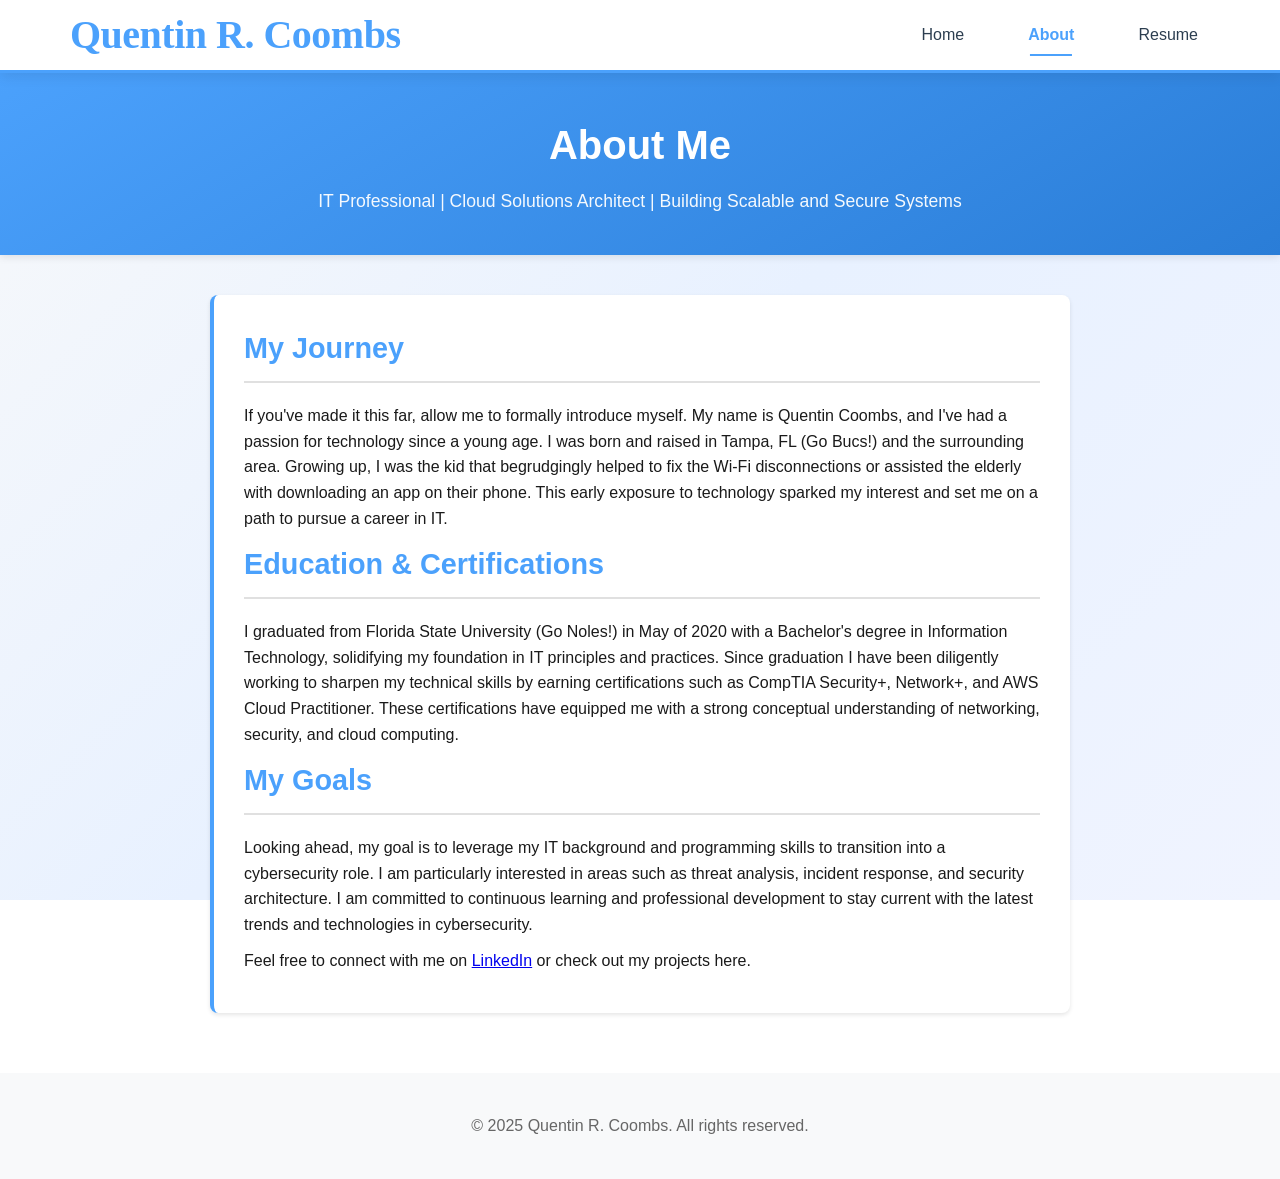
<file: aboutMe.html>
<!DOCTYPE html>
<html>
<head>
    <title>About Me</title>
    <meta name="viewport" content="width=device-width, initial-scale=1.0">
    <link rel="preconnect" href="https://fonts.googleapis.com">
    <link rel="preconnect" href="https://fonts.gstatic.com" crossorigin>
    <link href="https://fonts.googleapis.com/css2?family=Great+Vibes&family=Poppins:wght@100;200;300;400;500;600;700;800;900&display=swap" rel="stylesheet">
    <link rel="stylesheet" href="Resume/styles.css">

</head>
<body>
    <!-- Navigation bar -->
    <nav class="navbar">
        <div class="navbar-container">
            <a href="index.html" class="navbar-brand">Quentin R. Coombs</a>
            <ul class="navbar-links">
                <li><a href="index.html">Home</a></li>
                <li><a href="aboutMe.html" class="active">About</a></li>
                <li><a href="Resume/resume.html">Resume</a></li>
            </ul>
        </div>
    </nav>

    <header>
        <h1>About Me</h1>
        <p>IT Professional | Cloud Solutions Architect | Building Scalable and Secure Systems</p>
    </header>

    <main>
        <section>
            <h2>My Journey</h2>
            <p>If you've made it this far, allow me to formally introduce myself. My name is Quentin Coombs, and I've had a passion for technology since a young age. I was born and raised in Tampa, FL (Go Bucs!) and the surrounding area. Growing up, I was the kid that begrudgingly helped to fix the Wi-Fi disconnections or assisted the elderly with downloading an app on their phone. This early exposure to technology sparked my interest and set me on a path to pursue a career in IT.</p>

            <h2>Education & Certifications</h2>
            <p>I graduated from Florida State University (Go Noles!) in May of 2020 with a Bachelor's degree in Information Technology, solidifying my foundation in IT principles and practices. Since graduation I have been diligently working to sharpen my technical skills by earning certifications such as CompTIA Security+, Network+, and AWS Cloud Practitioner. These certifications have equipped me with a strong conceptual understanding of networking, security, and cloud computing.</p>

            <h2>My Goals</h2>
            <p>Looking ahead, my goal is to leverage my IT background and programming skills to transition into a cybersecurity role. I am particularly interested in areas such as threat analysis, incident response, and security architecture. I am committed to continuous learning and professional development to stay current with the latest trends and technologies in cybersecurity.</p>

            <p>Feel free to connect with me on <a href="https://www.linkedin.com/in/quentinrcoombs/" target="_blank">LinkedIn</a> or check out my projects here.</p>
        </section>
    </main>

    <footer style="text-align: center; padding: 40px 20px; color: #666; background: #f8f9fa; margin-top: 60px;">
        <p>© 2025 Quentin R. Coombs. All rights reserved.</p>
    </footer>
</body>
</html>
</file>
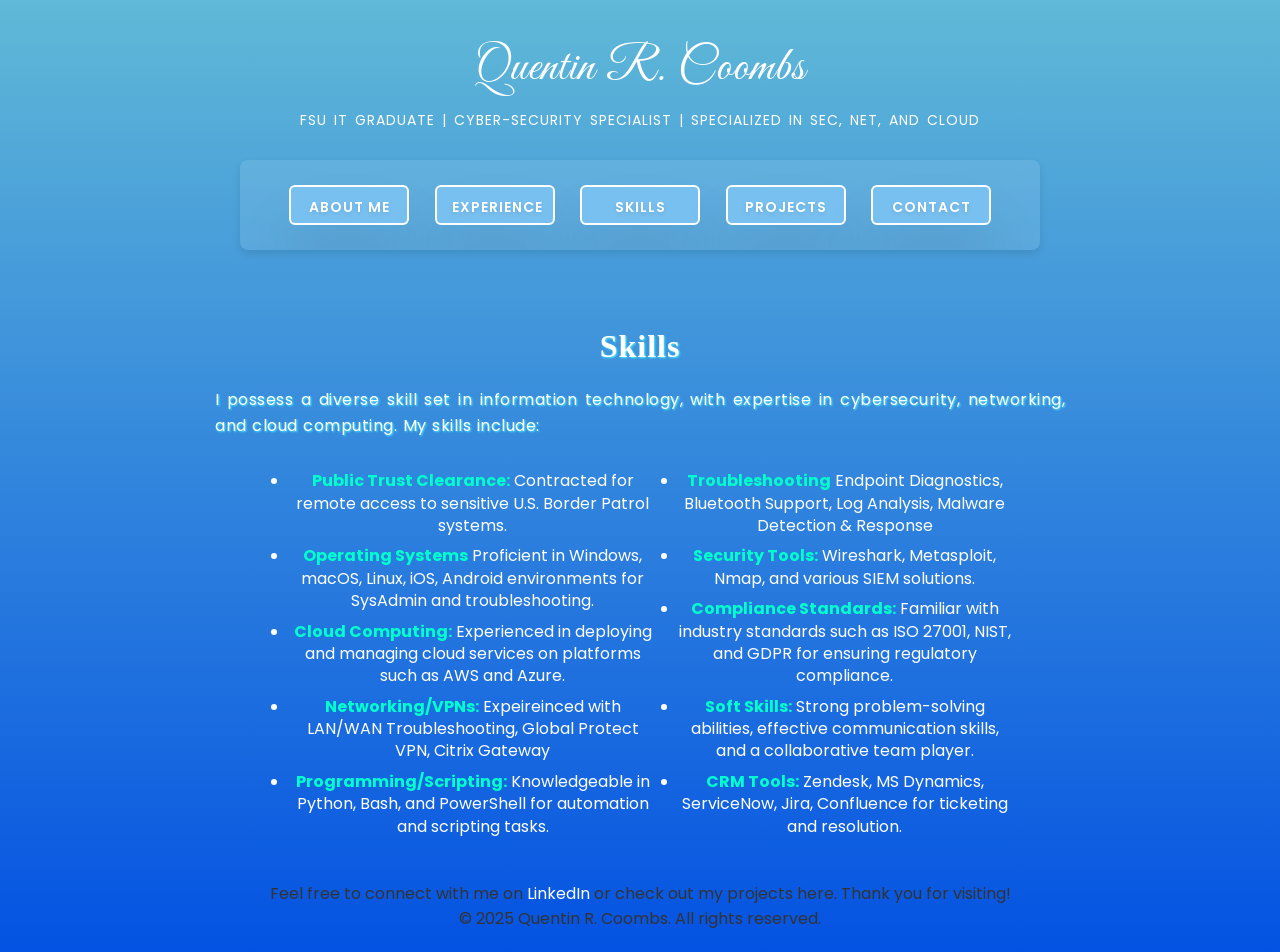
<file: skills.html>
<!DOCTYPE html>

<html>

<head>
    <title>My Skills Page</title>
    <link rel="preconnect" href="https://fonts.googleapis.com">
    <link rel="preconnect" href="https://fonts.gstatic.com" crossorigin>
    <link href="https://fonts.googleapis.com/css2?family=Great+Vibes&display=swap" rel="stylesheet">
    <meta name="viewport" content="width=device-width, initial-scale=1.0">

    <link rel="preconnect" href="https://fonts.googleapis.com">
    <link rel="preconnect" href="https://fonts.gstatic.com" crossorigin>
    <link href="https://fonts.googleapis.com/css2?family=Great+Vibes&family=Poppins:ital,wght@0,100;0,200;0,300;0,400;0,500;0,600;0,700;0,800;0,900;1,100;1,200;1,300;1,400;1,500;1,600;1,700;1,800;1,900&display=swap" rel="stylesheet">

    <link rel="preconnect" href="https://fonts.googleapis.com">
    <link rel="preconnect" href="https://fonts.gstatic.com" crossorigin>
    <link href="https://fonts.googleapis.com/css2?family=Story+Script&display=swap" rel="stylesheet">

    
    <style>
        button {
            background-color: #78c0f0; /* White background */
            border: rgb(255, 255, 255) 2px solid; /* Black border */
            color: #ffffff; /* Blue text */
            padding: 10px 15px 10px; /* Some padding */
            cursor: pointer; /* Pointer/hand icon on hover */
            font-size: 20px; /* Increase font size */
            margin: 5px 0px 3px 10px; /* Some margin */
            border-radius: 6px; /* Rounded corners */
            transition: background-color 0.6s, color 0.6s; /* Smooth transition for hover effects */
            font-family: 'Poppins', sans-serif; /* Poppins font */
            font-weight: 550; /* Medium weight */
            box-shadow: 0 40px 60px rgba(0, 0, 0, 0.1); /* Subtle shadow */
            text-shadow: 0 2px 4px rgba(0, 0, 0, 0.1); /* Subtle text shadow */
            letter-spacing: 0.5px; /* Slightly increased letter spacing */
            text-transform: uppercase; /* Uppercase text */
            width: 120px; /* Fixed width for uniformity */
            height: 40px; /* Fixed height for uniformity */
            display: inline-block; /* Align buttons horizontally */
            text-align: center; /* Center text */
            line-height: 20px; /* Adjust line height for better vertical alignment */
            box-sizing: border-box; /* Include padding and border in element's total width and height */
            font-size: 14px; /* Slightly smaller font size for better fit */
            font-weight: 600; /* Semi-bold weight */
            letter-spacing: 1px; /* Increased letter spacing for better readability */
            text-transform: uppercase; /* Uppercase text for a modern look */
            transition: all 0.3s ease; /* Smooth transition for all properties */
            user-select: none; /* Prevent text selection on click */
            outline: none; /* Remove default outline */
            vertical-align: middle; /* Align buttons vertically in the middle */
            white-space: nowrap; /* Prevent text from wrapping */
            margin: 10px; /* Margin around buttons */

            
        }

        button:hover {
            background-color: #4ba1fc; /* Blue background on hover */
            color: #ffffff; /* White text on hover */
            box-shadow: 0 6px 8px rgba(0, 0, 0, 0.15); /* Enhanced shadow on hover */
        }
        button:active {
            background-color: #0485e2; /* Darker blue background on click */
            color: #ffffff; /* White text on click */
            box-shadow: 0 2px 4px rgba(0, 0, 0, 0.1); /* Reduced shadow on click */
            transform: translateY(2px); /* Slightly move button down on click */
        }
        button:focus {
            outline: none; /* Remove default outline on focus */
            box-shadow: 0 0 0 3px rgba(0, 123, 255, 0.5); /* Custom focus outline */
        }
        button:disabled {
            background-color: #cccccc; /* Grey background for disabled button */
            color: #666666; /* Dark grey text for disabled button */
            cursor: not-allowed; /* Not-allowed cursor for disabled button */
            box-shadow: none; /* Remove shadow for disabled button */
        }
        button:disabled:hover {
            background-color: #cccccc; /* Maintain grey background on hover */
            color: #666666; /* Maintain dark grey text on hover */
            box-shadow: none; /* No shadow on hover */
        }
        button:disabled:active {
            background-color: #cccccc; /* Maintain grey background on click */
            color: #666666; /* Maintain dark grey text on click */
            box-shadow: none; /* No shadow on click */
            transform: none; /* No movement on click */
        }
        button:disabled:focus {
            outline: none; /* Remove default outline on focus */
            box-shadow: none; /* No focus outline */
        }
        button:visited {
            color: #ffffff; /* Maintain white text for visited buttons */
        }
        button::after {
            content: ''; /* Empty content for pseudo-element */
            display: block; /* Block display for better layout control */
            width: 0; /* Initial width */
            height: 1px; /* Height of the underline */
            background-color: #ffffff; /* White underline color */
            transition: width 0.3s ease; /* Smooth width transition */
            margin-top: 0px; /* Margin above the underline */
            margin-left: auto; /* Center underline horizontally */
            margin-right: auto; /* Center underline horizontally */
            box-sizing: border-box; /* Include padding and border in element's total width and height */
            text-align: center; /* Center align text */
        }
        button:hover::after {
            width: 100%; /* Full width underline on hover */
            transition: width 0.3s ease; /* Smooth width transition */
            cursor: pointer; /* Pointer cursor on hover */
        }
        button:active::after {
            width: 100%; /* Full width underline on click */
            transition: width 0.3s ease; /* Smooth width transition */
        }
        button:focus::after {
            width: 100%; /* Full width underline on focus */
            transition: width 0.3s ease; /* Smooth width transition */
        }        
        p {
            font-family: 'Poppins', sans-serif; /* Poppins font for paragraphs */
            font-size: 16px; /* Standard font size for paragraphs */
            color: #ffffff; /* White text color */
            margin: 10px 0; /* Margin around paragraphs */
            font-weight: 400; /* Normal weight for paragraphs */
            text-align: center; /* Center align text */
            text-shadow: #4aecfe 1px 1px 2px; /* Subtle text shadow for better visibility */
            text-transform: none; /* Normal text transformation */
            letter-spacing: 0.5px; /* Slightly increased letter spacing */
            word-spacing: 1px; /* Slightly increased word spacing */
            line-height: 1.6; /* Improved line height for readability */
            max-width: 870px; /* Limit maximum width for better readability */
            margin-left: auto; /* Center paragraph horizontally */
            margin-right: auto; /* Center paragraph horizontally */
            padding: 0 10px; /* Padding inside the paragraph */
            box-sizing: border-box; /* Include padding in element's total width and height */
            user-select: none; /* Prevent text selection */
            -webkit-font-smoothing: antialiased; /* Improve font rendering */
            -moz-osx-font-smoothing: grayscale; /* Improve font rendering on macOS */
        }
        h3 {
            font-family: 'Poppins', sans-serif; /* Poppins font for h3 */
            font-size: 20px; /* Larger font size for h3 */
            color: #ffffff; /* White text color */
            margin: 15px 0; /* Margin around h3 */
            font-weight: 600; /* Semi-bold weight for h3 */
            text-align: center; /* Center align text */
            letter-spacing: 1px; /* Slightly increased letter spacing */
            word-spacing: 2px; /* Slightly increased word spacing */
        }
        h2 {
            font-family: 'Poppins', sans-serif; /* Poppins font for h2 */
            font-size: 14px; /* Slightly smaller font size for h2 */
            color: #ffffff; /* White text color */
            margin: 5px 0 15px 0; /* Margin around h2 */
            font-weight: 400; /* Normal weight for h2 */
            text-align: center; /* Center align text */
            letter-spacing: 1px; /* Slightly increased letter spacing */
            word-spacing: 2px; /* Slightly increased word spacing */
            line-height: 1.4; /* Improved line height for readability */
            text-transform: uppercase; /* Uppercase text for a modern look */
            user-select: none; /* Prevent text selection */
            padding-top: 3px; /* Padding inside the h2 */
            -webkit-font-smoothing: antialiased; /* Improve font rendering */
            -moz-osx-font-smoothing: grayscale; /* Improve font rendering on macOS */
        }
        h1 {
            font-family: 'Great Vibes', cursive; /* Great Vibes font for h1 */
            font-size: 48px; /* Large font size for h1 */
            color: #ffffff; /* White text color */
            margin: 20px 0 10px 0; /* Margin around h1 */
            font-weight: 400; /* Normal weight for h1 */
            text-align: center; /* Center align text */
            letter-spacing: 1px; /* Slightly increased letter spacing */
            word-spacing: 2px; /* Slightly increased word spacing */
            line-height: 1.2; /* Improved line height for readability */
            text-transform: none; /* Normal text transformation */
            user-select: none; /* Prevent text selection */
            -webkit-font-smoothing: antialiased; /* Improve font rendering */
            -moz-osx-font-smoothing: grayscale; /* Improve font rendering on macOS */
        }
        center {
            text-align: center; /* Center align text */
            display: block; /* Block display for better layout control */
        }
        a {
            color: #ffffff; /* White link color */
            text-decoration: none; /* Remove underline from links */
        }
        a:hover {
            text-decoration: underline; /* Underline on hover */
        }
        div {
            margin: 20px 0; /* Margin around divs */
            text-align: center; /* Center align text in divs */
            display:block; /* Inline block for better layout control */
            width: 100%; /* Full width */
            box-sizing: border-box; /* Include padding and border in element's total width and height */
            padding: 10px 0; /* Padding inside the div */
            background-color: rgba(255, 255, 255, 0.1); /* Semi-transparent background for better visibility */
            border-radius: 8px; /* Rounded corners for divs */
            box-shadow: 0 4px 8px rgba(0, 0, 0, 0.1); /* Subtle shadow for depth */
            max-width: 800px; /* Limit maximum width for better readability */
            margin-left: auto; /* Center div horizontally */
            margin-right: auto; /* Center div horizontally */
            font-family: 'Poppins', sans-serif; /* Poppins font for divs */
            font-weight: 500; /* Medium weight for divs */
            letter-spacing: 0.5px; /* Slightly increased letter spacing */
            word-spacing: 1px; /* Slightly increased word spacing */
            text-transform: none; /* Normal text transformation */
            line-height: 1.4; /* Improved line height for readability */
            overflow: hidden; /* Prevent overflow */
            white-space: nowrap; /* Prevent text wrapping */
            margin-top: 30px;
            margin-bottom: 30px;
            padding: 15px 20px; /* Padding inside the div */
            user-select: none; /* Prevent text selection */
            -webkit-font-smoothing: antialiased; /* Improve font rendering */
            -moz-osx-font-smoothing: grayscale; /* Improve font rendering on macOS */
            transition: background-color 0.3s ease; /* Smooth background color transition on hover */
        }
        div:hover {
            background-color: rgba(255, 255, 255, 0.2); /* Slightly darker background on hover */
            box-shadow: 0 6px 12px rgba(0, 0, 0, 0.15); /* Enhanced shadow on hover */
            cursor: pointer; /* Pointer cursor on hover */
            transform: translateY(-4px); /* Slightly move div up on hover */
            transition: all 0.3s ease; /* Smooth transition for all properties */
        }
        div:active {
            background-color: rgba(255, 255, 255, 0.3); /* Even darker background on click */
            box-shadow: 0 4px 8px rgba(0, 0, 0, 0.1); /* Reduced shadow on click */
            transform: translateY(3px); /* Slightly move div down on click */
        }
        div:focus {
            outline: none; /* Remove default outline on focus */
            box-shadow: 0 0 0 3px rgba(0, 123, 255, 0.5); /* Custom focus outline */
        }

        body {
            background-color: #f0f0f0; /* Light grey background */
            padding: 20px; /* Padding around body content */
            box-sizing: border-box; /* Include padding in element's total width and height */
            min-height: 100vh; /* Ensure body takes full viewport height */
            margin: 0; /* Remove default margin */
            font-family: 'Poppins', sans-serif; /* Poppins font for body */
            color: #333333; /* Dark grey text color */
            line-height: 1.6; /* Improved line height for readability */
            background: linear-gradient(to top, #0452e2, #60b9d7); /* Gradient background */
            overflow-x: hidden; /* Prevent horizontal scroll */
            overflow-y: auto; /* Enable vertical scroll if needed */
            scroll-behavior: smooth; /* Smooth scrolling */
            -webkit-font-smoothing: antialiased; /* Improve font rendering */
            -moz-osx-font-smoothing: grayscale; /* Improve font rendering on macOS */
        }
        img {
            max-width: 100%; /* Responsive image */
            height: auto; /* Maintain aspect ratio */
            border-radius: 8px; /* Rounded corners for images */
            margin: 10px 0; /* Margin around images */
            display: block; /* Block display for better layout control */
            margin-left: auto; /* Center image horizontally */
            margin-right: auto; /* Center image horizontally */
            width: 200px; /* Fixed width */
            height: 200px; /* Fixed height */
            object-fit: cover; /* Cover the area without distortion */
            margin-top: 40px; /* Margin above image */
            margin-bottom: 20px; /* Margin below image */
        }
        div2 {
            padding: 20px; /* Padding inside the div */
            margin: 20px auto; /* Margin around the div and center it */
            max-width: 600px; /* Maximum width for better readability */
            text-align: center; /* Center align text */
            font-family: 'Poppins', sans-serif; /* Poppins font */
        }
        h3 {
            font-size: 32px; /* Larger font size for h3 */
            font-family: 'kalam', cursive; /* Kalam font for h3 */
            font-weight: 600; /* Semi-bold weight for h3 */
            margin-bottom: 15px; /* Margin below h3 */
            color: #ffffff; /* White text color */
            text-shadow: #4aecfe 1px 1px 2px; /* Subtle text shadow for better visibility */

        }
        P {
            font-size: 16px; /* Standard font size for paragraphs */
            line-height: 1.6; /* Improved line height for readability */
            color: #ffffff; /* White text color */
            margin-bottom: 15px; /* Margin below paragraphs */
            text-align: justify; /* Justify text for better alignment */
            text-justify: inter-word; /* Justify text for better alignment */
    }
        :root{
            --accent-1: #4aeafe;
            --accent-2: #0452e2;
            --glass: rgba(255,255,255,0.08);
            --card-glow: rgba(74,234,254,0.12);
        }
       li {
            font-family: 'Poppins', sans-serif; /* Poppins font for list items */
            font-size: 16px; /* Standard font size for list items */
            color: #ffffff; /* White text color */
            margin: 8px 0; /* Margin around list items */
            line-height: 1.4; /* Improved line height for readability */
        }
        table {
            width: 60%; /* Full width table */
            border-collapse: collapse; /* Collapse borders for cleaner look */
            margin: 15px auto 0; /* Center the table and set top margin */
        }
        li strong {
            color: #00ffcc; /* Yellow color for strong text */
        }
        ul {
            list-style-type: disc; /* Disc style for unordered lists */
            padding-left: 20px; /* Padding for better readability */
        }

        
    </style>
</head>

<body>
    <!-- This is a comment, used to describe basic code-->
    
    <h1>Quentin R. Coombs</h1>
    <h2>FSU IT Graduate | Cyber-security Specialist | Specialized in Sec, Net, and Cloud</h2>
    
    <!-- Navigation Buttons -->
     <div>
    <button>About Me</button>
    <button>Experience</button> 
    <button>Skills</button>
    <button>Projects</button>
    <button>Contact</button>
    </div>
    <!-- End of Navigation Buttons -->
    <div2>
    <h3>Skills</h3>
    <p>I possess a diverse skill set in information technology, with expertise in cybersecurity, networking, and cloud computing. My skills include:</p>
    <table>
        <tr>
            <td>
                <ul>
                    <li><strong>Public Trust Clearance:</strong> Contracted for remote access to sensitive U.S. Border Patrol systems.</li>
                    <li><strong>Operating Systems</strong> Proficient in Windows, macOS, Linux, iOS, Android environments for SysAdmin and troubleshooting. </li>
                    <li><strong>Cloud Computing:</strong> Experienced in deploying and managing cloud services on platforms such as AWS and Azure.</li>
                    <li><strong>Networking/VPNs:</strong>  Expeireinced with LAN/WAN Troubleshooting, Global Protect VPN, Citrix Gateway </li>
                    <li><strong>Programming/Scripting:</strong> Knowledgeable in Python, Bash, and PowerShell for automation and scripting tasks.</li>
                </ul>
            </td>
            <td>
                <ul>
                    <li><strong>Troubleshooting</strong> Endpoint Diagnostics, Bluetooth Support, Log Analysis, Malware Detection & Response </li>
                    <li><strong>Security Tools:</strong> Wireshark, Metasploit, Nmap, and various SIEM solutions.</li>
                    <li><strong>Compliance Standards:</strong> Familiar with industry standards such as ISO 27001, NIST, and GDPR for ensuring regulatory compliance.</li>
                    <li><strong>Soft Skills:</strong> Strong problem-solving abilities, effective communication skills, and a collaborative team player.</li>
                    <li><strong>CRM Tools:</strong> Zendesk, MS Dynamics, ServiceNow, Jira, Confluence for ticketing and resolution. </li>
                </ul>
            </td>
        </tr>
    </table>
    
    </div2>
    <br>
    
    <center><p1>Feel free to connect with me on <a href="https://www.linkedin.com/in/quentinrcoombs/" target="_blank">LinkedIn</a> or check out
        my projects here.</p1>

 

    <p1>Thank you for visiting!</p1>
    
    <br>

        <p1>© 2025 Quentin R. Coombs. All rights reserved.</p1></center>
   
</body>
    
</html>
</file>
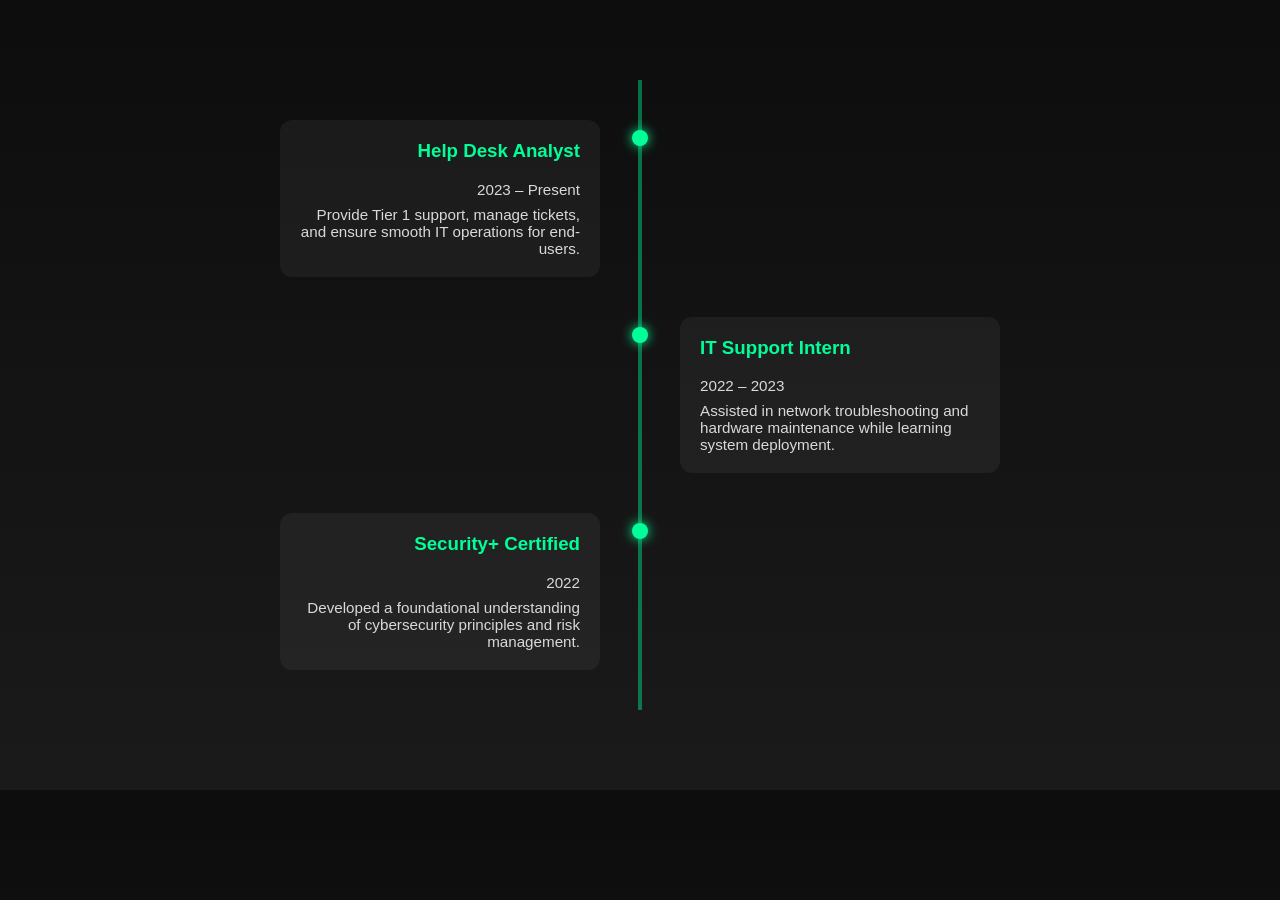
<file: timeline.html>
<!DOCTYPE html>
<html lang="en">
<head>
<meta charset="UTF-8">
<meta name="viewport" content="width=device-width, initial-scale=1.0">
<title>Professional Timeline</title>

<style>
  body {
    font-family: 'Poppins', sans-serif;
    background: linear-gradient(180deg, #0d0d0d, #1a1a1a);
    color: #f2f2f2;
    margin: 0;
    padding: 0;
  }

  .timeline {
    position: relative;
    max-width: 800px;
    margin: 80px auto;
    padding: 20px;
  }

  /* Vertical Line */
  .timeline::before {
    content: '';
    position: absolute;
    left: 50%;
    width: 4px;
    background: #00ff99;
    top: 0;
    bottom: 0;
    transform: translateX(-50%);
    opacity: 0.4;
  }

  .timeline-item {
    position: relative;
    width: 50%;
    padding: 20px 40px;
    box-sizing: border-box;
  }

  .timeline-item:nth-child(odd) {
    left: 0;
    text-align: right;
  }

  .timeline-item:nth-child(even) {
    left: 50%;
  }

  .timeline-dot {
    position: absolute;
    top: 30px;
    width: 16px;
    height: 16px;
    background: #00ff99;
    border-radius: 50%;
    z-index: 1;
    box-shadow: 0 0 12px #00ff99;
  }

  .timeline-item:nth-child(odd) .timeline-dot {
    right: -8px;
  }

  .timeline-item:nth-child(even) .timeline-dot {
    left: -8px;
  }

  .timeline-content {
    background: rgba(255, 255, 255, 0.05);
    padding: 20px;
    border-radius: 12px;
    transition: all 0.4s ease;
  }

  .timeline-content:hover {
    transform: translateY(-5px) scale(1.03);
    background: rgba(0, 255, 153, 0.1);
    box-shadow: 0 0 20px rgba(0, 255, 153, 0.3);
  }

  h3 {
    margin-top: 0;
    color: #00ff99;
  }

  p {
    margin: 8px 0 0;
    font-size: 0.95rem;
    color: #d9d9d9;
  }

  /* Scroll Animation */
  .timeline-item {
    opacity: 0;
    transform: translateY(40px);
    transition: all 0.8s ease-out;
  }

  .timeline-item.show {
    opacity: 1;
    transform: translateY(0);
  }

  @media screen and (max-width: 768px) {
    .timeline::before {
      left: 8px;
    }
    .timeline-item {
      width: 100%;
      padding-left: 30px;
      text-align: left;
    }
    .timeline-item:nth-child(odd),
    .timeline-item:nth-child(even) {
      left: 0;
    }
    .timeline-dot {
      left: 0;
    }
  }
</style>
</head>

<body>

  <div class="timeline">
    <div class="timeline-item">
      <div class="timeline-dot"></div>
      <div class="timeline-content">
        <h3>Help Desk Analyst</h3>
        <p>2023 – Present</p>
        <p>Provide Tier 1 support, manage tickets, and ensure smooth IT operations for end-users.</p>
      </div>
    </div>

    <div class="timeline-item">
      <div class="timeline-dot"></div>
      <div class="timeline-content">
        <h3>IT Support Intern</h3>
        <p>2022 – 2023</p>
        <p>Assisted in network troubleshooting and hardware maintenance while learning system deployment.</p>
      </div>
    </div>

    <div class="timeline-item">
      <div class="timeline-dot"></div>
      <div class="timeline-content">
        <h3>Security+ Certified</h3>
        <p>2022</p>
        <p>Developed a foundational understanding of cybersecurity principles and risk management.</p>
      </div>
    </div>
  </div>

<script>
  // Simple Scroll Animation using Intersection Observer
  const items = document.querySelectorAll('.timeline-item');
  const observer = new IntersectionObserver(entries => {
    entries.forEach(entry => {
      if (entry.isIntersecting) {
        entry.target.classList.add('show');
      }
    });
  });

  items.forEach(item => observer.observe(item));
</script>

</body>
</html>
</file>
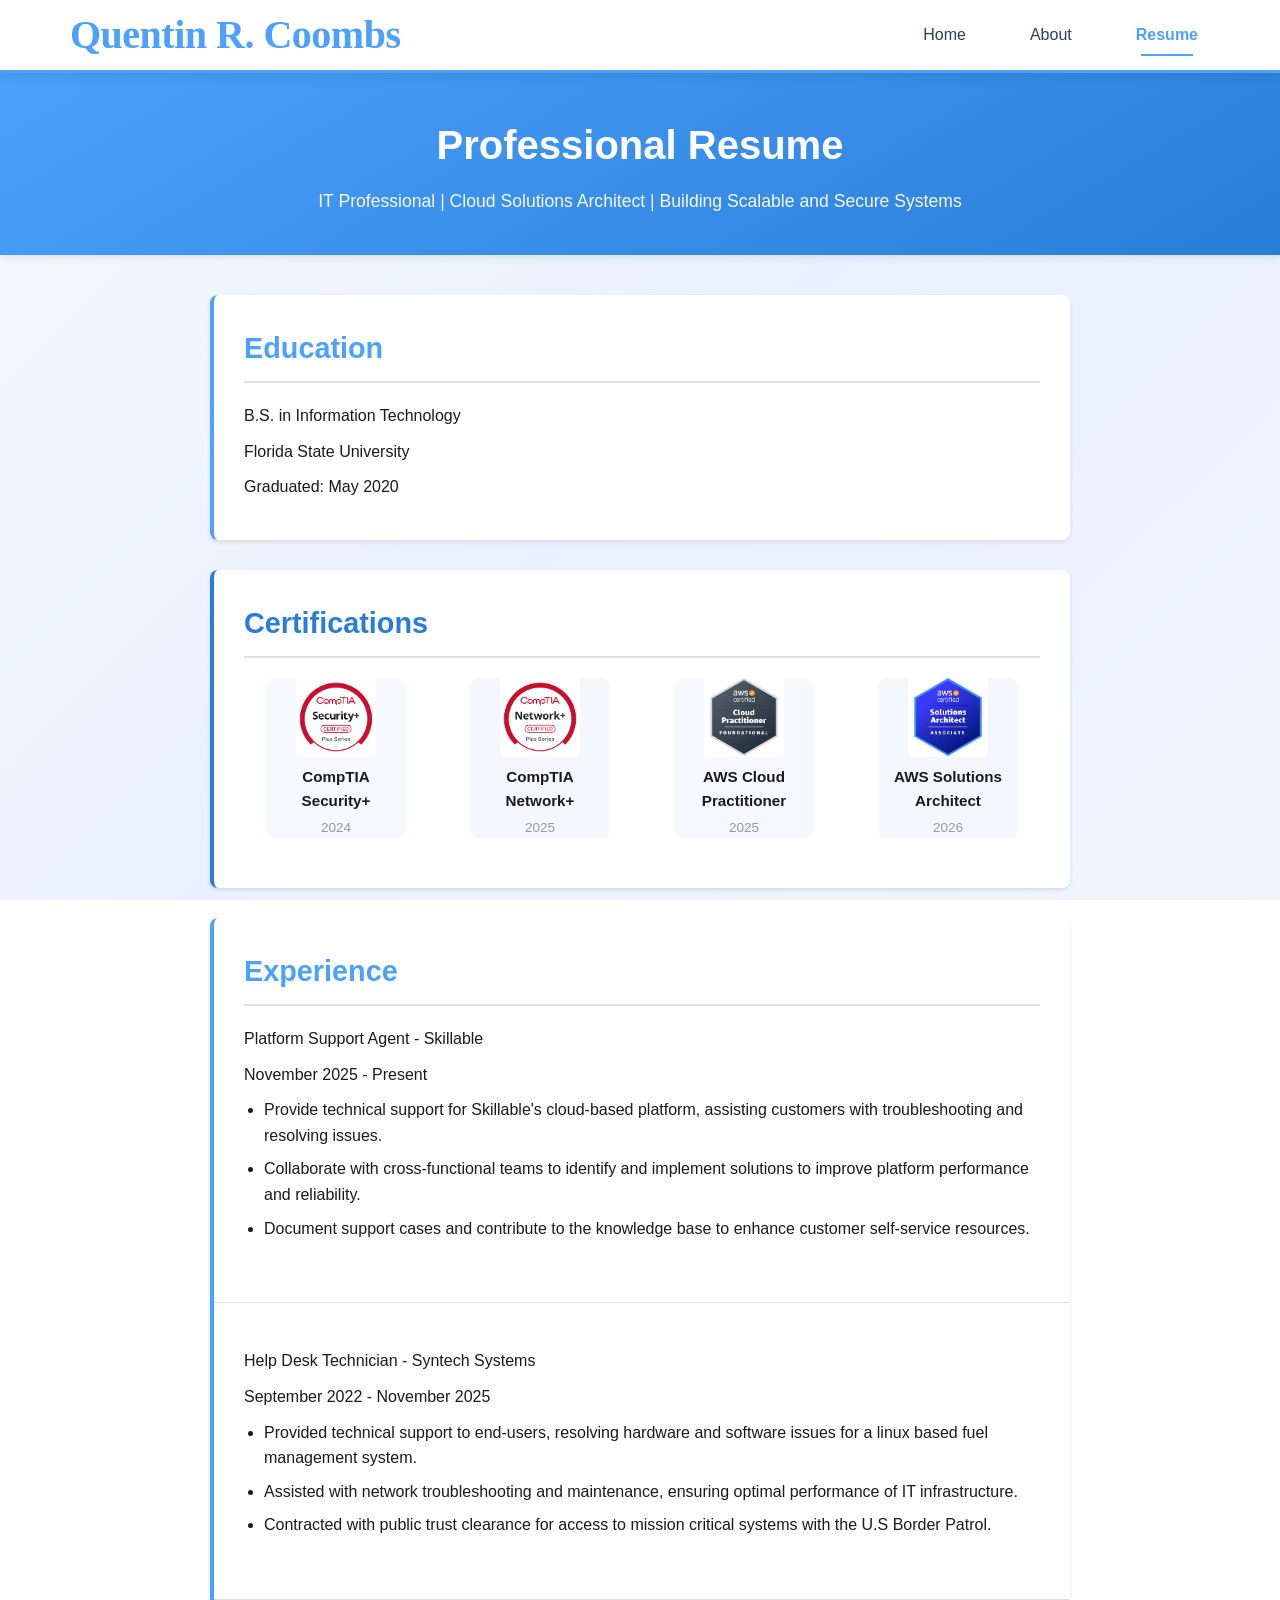
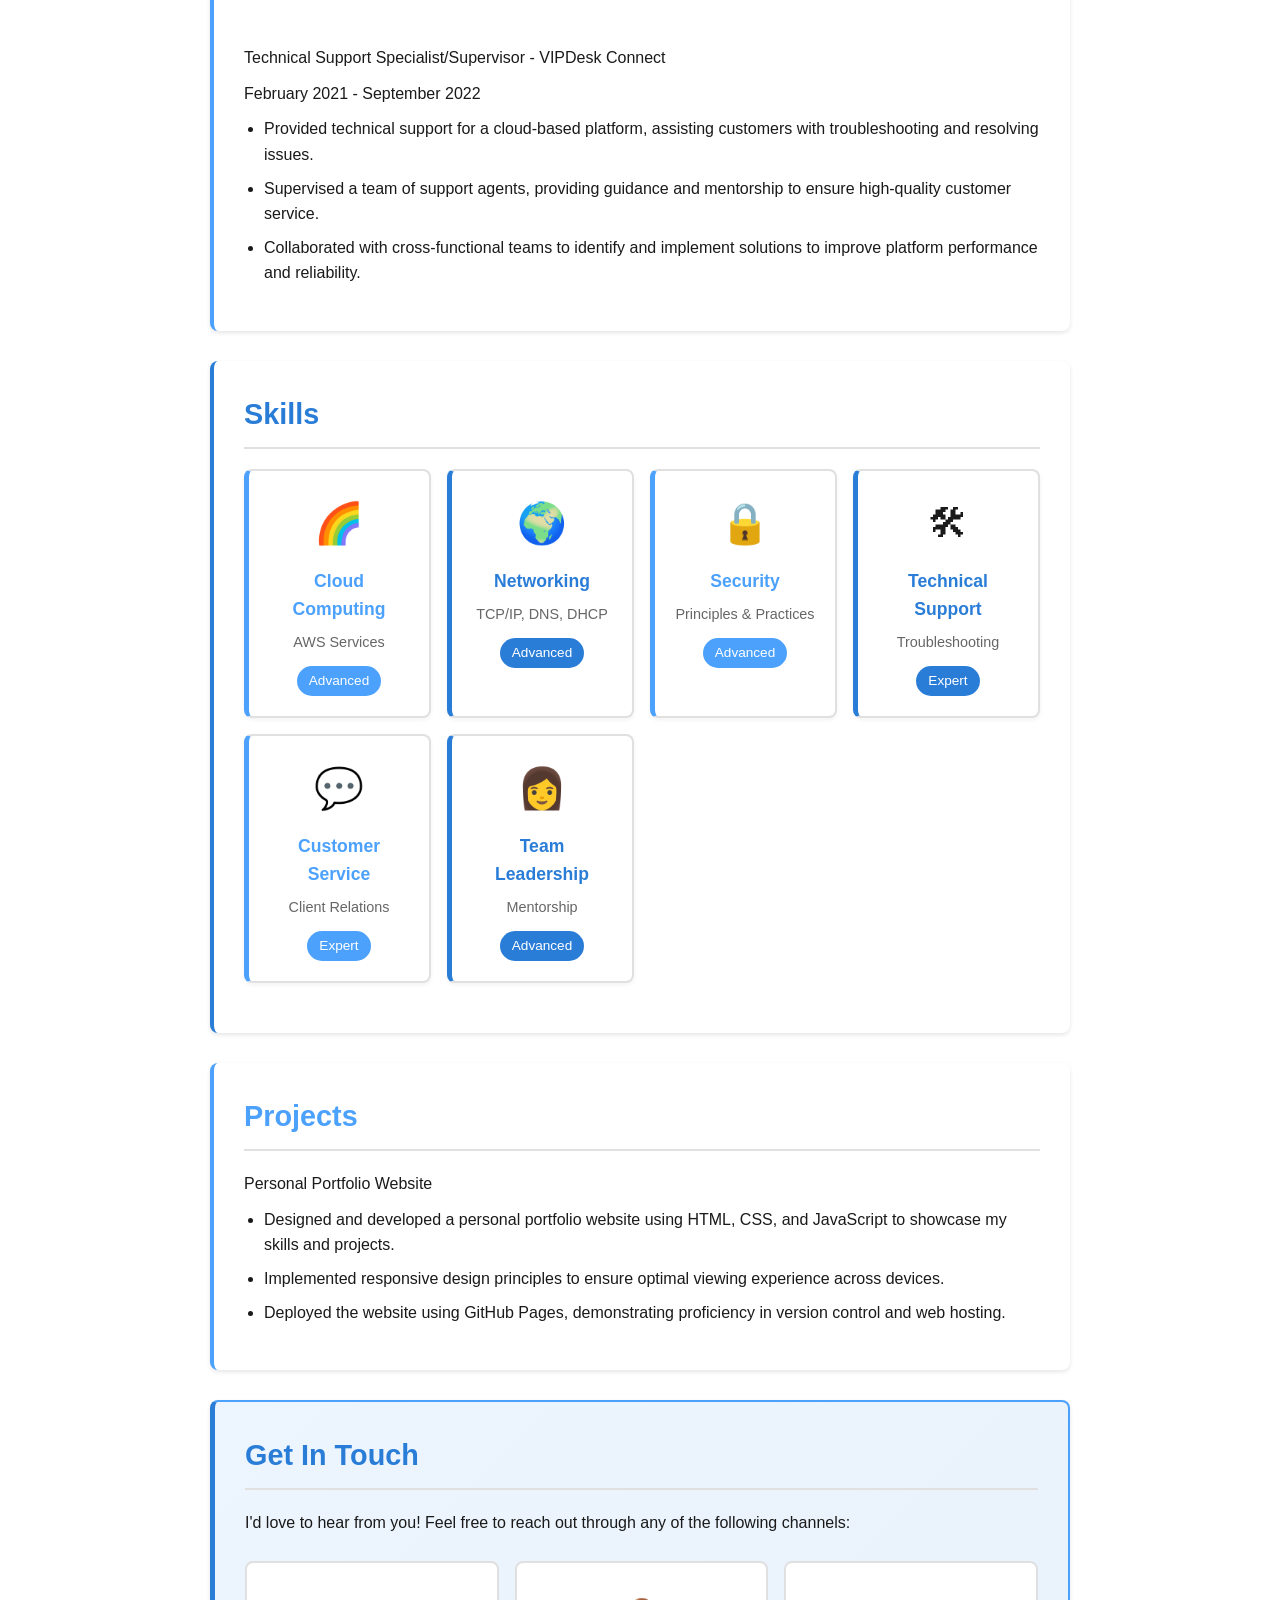
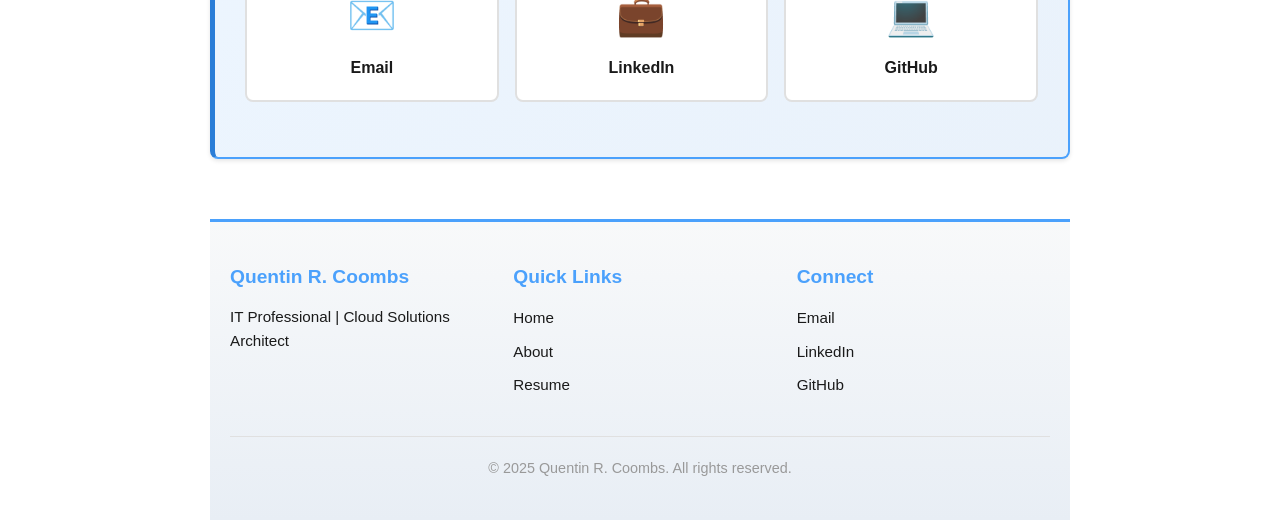
<file: Resume/resume.html>
<!DOCTYPE html>
<html>
    <head>
        <title>Resume</title>
        <meta name="viewport" content="width=device-width, initial-scale=1.0">
        <link rel="preconnect" href="https://fonts.googleapis.com">
        <link rel="preconnect" href="https://fonts.gstatic.com" crossorigin>
        <link href="https://fonts.googleapis.com/css2?family=Great+Vibes&display=swap" rel="stylesheet">
        <link rel="stylesheet" href="styles.css">
    </head>
    <body>
        <!-- Navigation bar -->
        <nav class="navbar">
            <div class="navbar-container">
                <a href="../index.html" class="navbar-brand">Quentin R. Coombs</a>
                <ul class="navbar-links">
                    <li><a href="../index.html">Home</a></li>
                    <li><a href="../aboutMe.html">About</a></li>
                    <li><a href="resume.html" class="active">Resume</a></li>
                </ul>
            </div>
        </nav>

        <header>
            <h1><italicize> Professional Resume</italicize></h1>
            <p>IT Professional | Cloud Solutions Architect | Building Scalable and Secure Systems</p>
        </header>
        <main>
             <section>
                <h2>Education</h2>
                <p>B.S. in Information Technology</p>
                <p>Florida State University</p>
                <p>Graduated: May 2020</p>
            </section>

            <section>
                <h2>Certifications</h2>
                <div class="certifications-container">
                    <div class="cert-item">
                        <img src="comptia-security-plus.png" alt="CompTIA Security+ Logo" class="cert-logo">
                        <div class="cert-name">CompTIA Security+</div>
                        <div class="cert-year">2024</div>
                    </div>
                    <div class="cert-item">
                        <img src="comptia-network-plus.png" alt="CompTIA Network+ Logo" class="cert-logo">
                        <div class="cert-name">CompTIA Network+</div>
                        <div class="cert-year">2025</div>
                    </div>
                    <div class="cert-item">
                        <img src="aws-cloud-practitioner.jpg" alt="AWS Cloud Practitioner Logo" class="cert-logo">
                        <div class="cert-name">AWS Cloud Practitioner</div>
                        <div class="cert-year">2025</div>
                    </div>
                    <div class="cert-item">
                        <img src="aws-solutions-architect.png" alt="AWS Solutions Architect Logo" class="cert-logo">
                        <div class="cert-name">AWS Solutions Architect</div>
                        <div class="cert-year">2026</div>
                    </div>
                </div>
            </section>

            <section>
                <h2>Experience</h2>
                <p>Platform Support Agent - Skillable</p>
                <p>November 2025 - Present</p>
                <ul>
                    <li>Provide technical support for Skillable's cloud-based platform, assisting customers with troubleshooting and resolving issues.</li>
                    <li>Collaborate with cross-functional teams to identify and implement solutions to improve platform performance and reliability.</li>
                    <li>Document support cases and contribute to the knowledge base to enhance customer self-service resources.</li>
                </ul>
                <br>
                <hr>
                <br>
                <p>Help Desk Technician - Syntech Systems</p>
                <p>September 2022 - November 2025</p>
                <ul>
                    <li>Provided technical support to end-users, resolving hardware and software issues for a linux based fuel management system.</li>
                    <li>Assisted with network troubleshooting and maintenance, ensuring optimal performance of IT infrastructure.</li>
                    <li>Contracted with public trust clearance for access to mission critical systems with the U.S Border Patrol.</li>
                </ul>
                    <br>
                    <hr>
                    <br>
                <p>Technical Support Specialist/Supervisor - VIPDesk Connect</p>
                <p>February 2021 - September 2022</p>
                <ul>
                    <li>Provided technical support for a cloud-based platform, assisting customers with troubleshooting and resolving issues.</li>
                    <li>Supervised a team of support agents, providing guidance and mentorship to ensure high-quality customer service.</li>
                    <li>Collaborated with cross-functional teams to identify and implement solutions to improve platform performance and reliability.</li>
                </ul>

            </section>
            <section>
                <h2>Skills</h2>
                <div class="skills-container">
                    <div class="skill-card">
                        <span class="skill-icon">&#127752;</span>
                        <div class="skill-card-title">Cloud Computing</div>
                        <div class="skill-card-level">AWS Services</div>
                        <span class="skill-badge">Advanced</span>
                    </div>
                    <div class="skill-card">
                        <span class="skill-icon">&#127757;</span>
                        <div class="skill-card-title">Networking</div>
                        <div class="skill-card-level">TCP/IP, DNS, DHCP</div>
                        <span class="skill-badge">Advanced</span>
                    </div>
                    <div class="skill-card">
                        <span class="skill-icon">&#128274;</span>
                        <div class="skill-card-title">Security</div>
                        <div class="skill-card-level">Principles & Practices</div>
                        <span class="skill-badge">Advanced</span>
                    </div>
                    <div class="skill-card">
                        <span class="skill-icon">&#128736;</span>
                        <div class="skill-card-title">Technical Support</div>
                        <div class="skill-card-level">Troubleshooting</div>
                        <span class="skill-badge">Expert</span>
                    </div>
                    <div class="skill-card">
                        <span class="skill-icon">&#128172;</span>
                        <div class="skill-card-title">Customer Service</div>
                        <div class="skill-card-level">Client Relations</div>
                        <span class="skill-badge">Expert</span>
                    </div>
                    <div class="skill-card">
                        <span class="skill-icon">&#128105;</span>
                        <div class="skill-card-title">Team Leadership</div>
                        <div class="skill-card-level">Mentorship</div>
                        <span class="skill-badge">Advanced</span>
                    </div>
                </div>

            </section>
            <section>
                <h2>Projects</h2>
                <p>Personal Portfolio Website</p>
                <ul>
                    <li>Designed and developed a personal portfolio website using HTML, CSS, and JavaScript to showcase my skills and projects.</li>
                    <li>Implemented responsive design principles to ensure optimal viewing experience across devices.</li>
                    <li>Deployed the website using GitHub Pages, demonstrating proficiency in version control and web hosting.</li>
                </ul>

            </section>
            
            <section class="contact-section">
                <h2>Get In Touch</h2>
                <p>I'd love to hear from you! Feel free to reach out through any of the following channels:</p>
                <div class="contact-links">
                    <a href="mailto:your-email@example.com" class="contact-link">
                        <span class="contact-icon">&#128231;</span>
                        <span class="contact-text">Email</span>
                    </a>
                    <a href="https://www.linkedin.com/in/quentinrcoombs/" target="_blank" class="contact-link">
                        <span class="contact-icon">&#128188;</span>
                        <span class="contact-text">LinkedIn</span>
                    </a>
                    <a href="https://github.com" target="_blank" class="contact-link">
                        <span class="contact-icon">&#128187;</span>
                        <span class="contact-text">GitHub</span>
                    </a>
                </div>
            </section>
            
            <footer class="page-footer">
                <div class="footer-content">
                    <div class="footer-section">
                        <h3>Quentin R. Coombs</h3>
                        <p>IT Professional | Cloud Solutions Architect</p>
                    </div>
                    <div class="footer-section">
                        <h3>Quick Links</h3>
                        <ul>
                            <li><a href="../index.html">Home</a></li>
                            <li><a href="../aboutMe.html">About</a></li>
                            <li><a href="resume.html">Resume</a></li>
                        </ul>
                    </div>
                    <div class="footer-section">
                        <h3>Connect</h3>
                        <ul>
                            <li><a href="mailto:your-email@example.com">Email</a></li>
                            <li><a href="https://www.linkedin.com/in/quentinrcoombs/" target="_blank">LinkedIn</a></li>
                            <li><a href="https://github.com" target="_blank">GitHub</a></li>
                        </ul>
                    </div>
                </div>
                <div class="footer-bottom">
                    <p>&copy; 2025 Quentin R. Coombs. All rights reserved.</p>
                </div>
            </footer>
      
        </main>
    </body>
</html>
</file>
<file: Resume/styles.css>
/* Resume stylesheet */
:root {
    --text-color: #1a1a1a;
    --bg-color: #f8f9fa;
    --accent: #4ba1fc;
    --accent-secondary: #2a7dd7;
    --border-color: #e0e0e0;
}

* {
    margin: 0;
    padding: 0;
    box-sizing: border-box;
}

html, body {
    width: 100%;
    height: 100%;
}

body {
    font-family: 'Segoe UI', Tahoma, Geneva, Verdana, sans-serif;
    color: var(--text-color);
    background: linear-gradient(135deg, #f8f9fa 0%, #e8f1ff 50%, #f0f4ff 100%);
    background-attachment: fixed;
    line-height: 1.6;
}

/* Navigation bar - Modern Design */
.navbar {
    background: #ffffff;
    box-shadow: 0 4px 12px rgba(0, 0, 0, 0.08);
    position: sticky;
    top: 0;
    z-index: 100;
    border-bottom: 3px solid var(--accent);
}

.navbar-container {
    max-width: 1200px;
    margin: 0 auto;
    padding: 0 30px;
    display: flex;
    justify-content: space-between;
    align-items: center;
    height: 70px;
}

.navbar-brand {
    color: var(--accent);
    font-size: 2.5em;
    font-weight: 700;
    text-decoration: none;
    letter-spacing: -0.5px;
    transition: all 0.3s ease;
    font-family: 'times new roman', serif;
    margin-right: auto;
    padding-left: 0;
}

.navbar-brand:hover {
    color: #2c3e50;
    text-shadow: 0 2px 4px rgba(70, 168, 195, 0.2);
}

.navbar-links {
    display: flex;
    list-style: none;
    gap: 40px;
    margin: 0;
    padding: 0;
}

.navbar-links a {
    color: #2c3e50;
    text-decoration: none;
    font-size: 1em;
    font-weight: 500;
    transition: all 0.3s ease;
    padding: 8px 12px;
    border-radius: 4px;
    position: relative;
}

.navbar-links a::after {
    content: '';
    position: absolute;
    bottom: -5px;
    left: 50%;
    width: 0;
    height: 2px;
    background: var(--accent);
    transition: all 0.3s ease;
    transform: translateX(-50%);
}

.navbar-links a:hover {
    color: var(--accent);
    background: rgba(70, 168, 195, 0.08);
}

.navbar-links a:hover::after {
    width: 60%;
}

.navbar-links a.active {
    color: var(--accent);
    font-weight: 700;
}

.navbar-links a.active::after {
    width: 60%;
}

/* Responsive navbar */
@media (max-width: 768px) {
    .navbar-container {
        padding: 0 20px;
        height: 60px;
    }

    .navbar-brand {
        font-size: 1.2em;
    }

    .navbar-links {
        gap: 20px;
        font-size: 0.9em;
    }
}

@media (max-width: 600px) {
    .navbar-container {
        flex-direction: column;
        height: auto;
        padding: 12px 20px;
    }

    .navbar-brand {
        margin-bottom: 12px;
        font-size: 1.1em;
    }

    .navbar-links {
        gap: 15px;
        font-size: 0.85em;
        flex-wrap: wrap;
        justify-content: center;
    }

    .navbar-links a {
        padding: 6px 10px;
    }
}

header {
    background: linear-gradient(150deg, #4ba1fc 0%, #2a7dd7 100%);
    color: #fff;
    padding: 40px 20px;
    text-align: center;
    box-shadow: 0 2px 8px rgba(0, 0, 0, 0.1);
}

header h1 {
    font-size: 2.5em;
    margin-bottom: 10px;
}

header p {
    font-size: 1.1em;
    opacity: 0.95;
}

main {
    max-width: 900px;
    margin: 40px auto;
    padding: 0 20px;
}

section {
    background: #fff;
    padding: 30px;
    margin-bottom: 30px;
    border-radius: 8px;
    box-shadow: 0 2px 4px rgba(0, 0, 0, 0.1);
    border-left: 4px solid var(--accent);
    transition: all 0.3s ease;
    overflow: visible;
}

section:hover {
    box-shadow: 0 4px 12px rgba(75, 161, 252, 0.12);
}

section:nth-child(even) {
    border-left-color: var(--accent-secondary);
}

section:nth-child(even) h2 {
    color: var(--accent-secondary);
}

section h2 {
    color: var(--accent);
    font-size: 1.8em;
    margin-bottom: 20px;
    padding-bottom: 10px;
    border-bottom: 2px solid var(--border-color);
    transition: color 0.3s ease;
}

section p {
    margin-bottom: 10px;
    color: var(--text-color);
}

section ul {
    margin-left: 20px;
    margin-top: 10px;
    margin-bottom: 15px;
}

section li {
    margin-bottom: 8px;
    color: var(--text-color);
}

/* Full-width HR styling */
section hr {
    border: none;
    height: 1px;
    background: var(--border-color);
    margin: 20px -30px;
    width: calc(100% + 60px);
    display: block;
}

/* Skills Cards Styling */
.skills-container {
    display: grid;
    grid-template-columns: repeat(auto-fit, minmax(160px, 1fr));
    gap: 16px;
    margin: 20px 0;
}

.skill-card {
    background: #ffffff;
    border: 2px solid var(--border-color);
    border-left: 5px solid var(--accent);
    border-radius: 8px;
    padding: 20px;
    text-align: center;
    transition: all 0.3s ease;
    cursor: default;
    box-shadow: 0 2px 4px rgba(0, 0, 0, 0.05);
}

.skill-card:nth-child(even) {
    border-left-color: var(--accent-secondary);
}

.skill-card:nth-child(even) .skill-card-title {
    color: var(--accent-secondary);
}

.skill-card:nth-child(even) .skill-badge {
    background: var(--accent-secondary);
}

.skill-card:hover {
    transform: translateY(-4px);
    box-shadow: 0 8px 16px rgba(75, 161, 252, 0.15);
    border-color: var(--accent);
}

.skill-card:nth-child(even):hover {
    box-shadow: 0 8px 16px rgba(42, 125, 215, 0.15);
    border-color: var(--accent-secondary);
}

.skill-icon {
    font-size: 2.5em;
    margin-bottom: 12px;
    display: block;
}

.skill-card-title {
    font-weight: 600;
    color: var(--accent);
    font-size: 1.1em;
    margin-bottom: 8px;
    transition: color 0.3s ease;
}

.skill-card-level {
    font-size: 0.9em;
    color: #666;
    margin-bottom: 12px;
}

.skill-badge {
    display: inline-block;
    background: var(--accent);
    color: #ffffff;
    padding: 4px 12px;
    border-radius: 20px;
    font-size: 0.85em;
    font-weight: 500;
}

/* Certification Logos */
.certifications-container {
    display: grid;
    grid-template-columns: repeat(auto-fit, minmax(120px, 1fr));
    gap: 20px;
    margin: 20px 0;
    align-items: center;
    justify-items: center;
}

.cert-item {
    display: flex;
    flex-direction: column;
    align-items: center;
    text-align: center;
    padding: 12px;
    border-radius: 8px;
    transition: all 0.3s ease;
    background: rgba(75, 161, 252, 0.05);
    width: 140px;
    height: 160px;
    justify-content: center;
}

.cert-item:nth-child(even) {
    background: rgba(42, 125, 215, 0.05);
}

.cert-item:hover {
    transform: translateY(-4px);
    background: rgba(75, 161, 252, 0.1);
    box-shadow: 0 4px 12px rgba(75, 161, 252, 0.15);
}

.cert-item:nth-child(even):hover {
    background: rgba(42, 125, 215, 0.1);
    box-shadow: 0 4px 12px rgba(42, 125, 215, 0.15);
}

.cert-logo {
    width: 80px;
    height: 80px;
    font-size: 3em;
    margin-bottom: 8px;
    display: flex;
    align-items: center;
    justify-content: center;
    object-fit: contain;
    background: #f0f0f0;
    border-radius: 4px;
}

.cert-name {
    font-weight: 600;
    font-size: 0.95em;
    color: var(--text-color);
    margin-bottom: 4px;
}

.cert-year {
    font-size: 0.85em;
    color: #999;
}

/* Contact Section */

.section-content {
    display: grid;
    grid-template-columns: 120px 1fr;
    gap: 24px;
    align-items: center;
}

.section-image {
    display: flex;
    align-items: center;
    justify-content: center;
}

/* Contact Section */
.contact-section {
    background: linear-gradient(135deg, rgba(75, 161, 252, 0.1) 0%, rgba(42, 125, 215, 0.1) 100%);
    border: 2px solid var(--accent);
    border-left: 5px solid var(--accent);
}

.contact-section h2 {
    color: var(--accent);
    border-bottom: 2px solid var(--border-color);
}

.contact-links {
    display: grid;
    grid-template-columns: repeat(auto-fit, minmax(140px, 1fr));
    gap: 16px;
    margin: 25px 0;
}

.contact-link {
    display: flex;
    flex-direction: column;
    align-items: center;
    justify-content: center;
    padding: 20px;
    background: #ffffff;
    border: 2px solid var(--border-color);
    border-radius: 8px;
    text-decoration: none;
    color: var(--text-color);
    transition: all 0.3s ease;
}

.contact-link:hover {
    border-color: var(--accent);
    background: rgba(75, 161, 252, 0.05);
    transform: translateY(-4px);
    box-shadow: 0 8px 16px rgba(75, 161, 252, 0.15);
}

.contact-icon {
    font-size: 2.5em;
    margin-bottom: 8px;
    display: block;
}

.contact-text {
    font-weight: 600;
    font-size: 1em;
}

/* Enhanced Footer */
.page-footer {
    background: linear-gradient(180deg, #f8f9fa 0%, #e8eef5 100%);
    padding: 40px 20px;
    margin-top: 60px;
    border-top: 3px solid var(--accent);
}

.footer-content {
    max-width: 900px;
    margin: 0 auto 30px;
    display: grid;
    grid-template-columns: repeat(auto-fit, minmax(200px, 1fr));
    gap: 30px;
}

.footer-section h3 {
    color: var(--accent);
    font-size: 1.2em;
    margin-bottom: 12px;
}

.footer-section p {
    color: var(--text-color);
    margin-bottom: 8px;
    font-size: 0.95em;
}

.footer-section ul {
    list-style: none;
    padding: 0;
    margin: 0;
}

.footer-section ul li {
    margin-bottom: 8px;
}

.footer-section a {
    color: var(--text-color);
    text-decoration: none;
    transition: all 0.3s ease;
    font-size: 0.95em;
}

.footer-section a:hover {
    color: var(--accent);
    padding-left: 4px;
}

.footer-bottom {
    text-align: center;
    padding-top: 20px;
    border-top: 1px solid var(--border-color);
    color: #999;
    font-size: 0.9em;
}

/* Responsive */
@media (max-width: 768px) {
    header h1 {
        font-size: 2em;
    }

    header p {
        font-size: 0.95em;
    }

    main {
        margin: 20px auto;
    }

    section {
        padding: 20px;
    }

    section h2 {
        font-size: 1.5em;
    }
}
</file>
